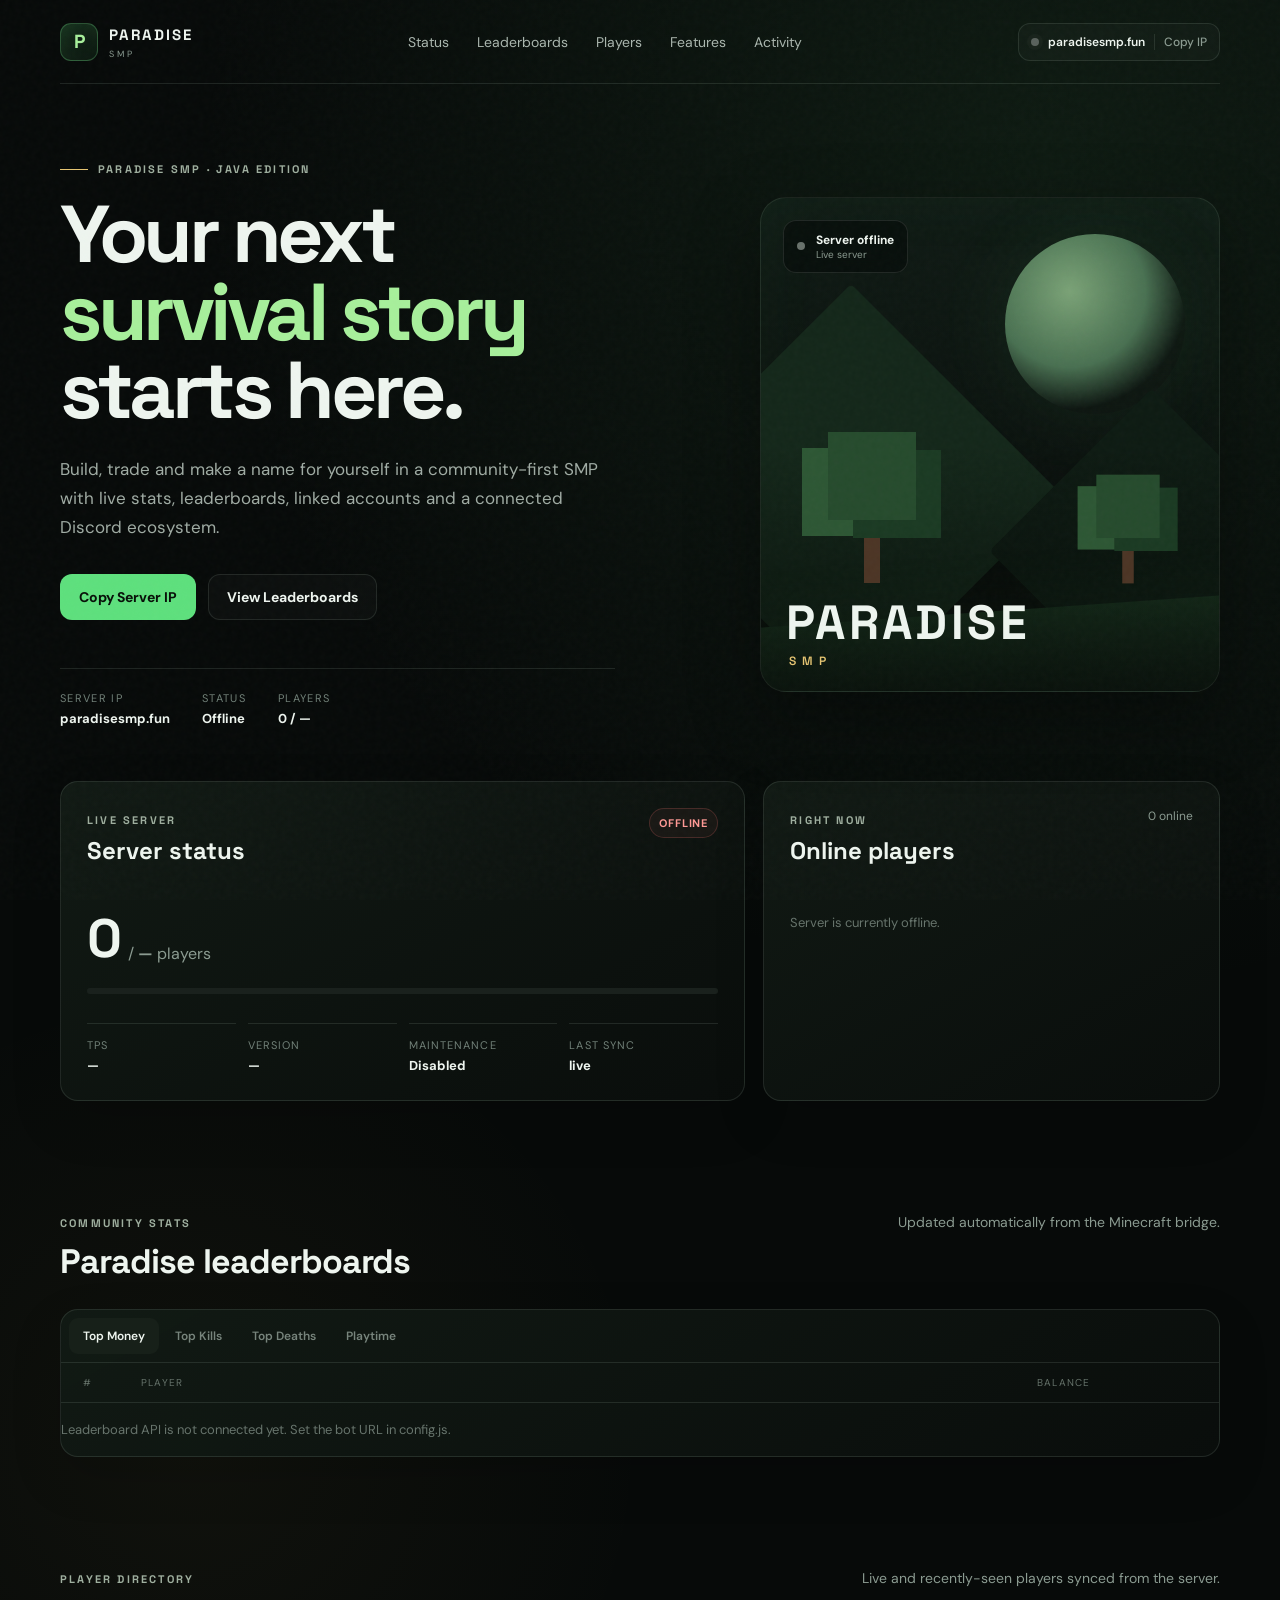
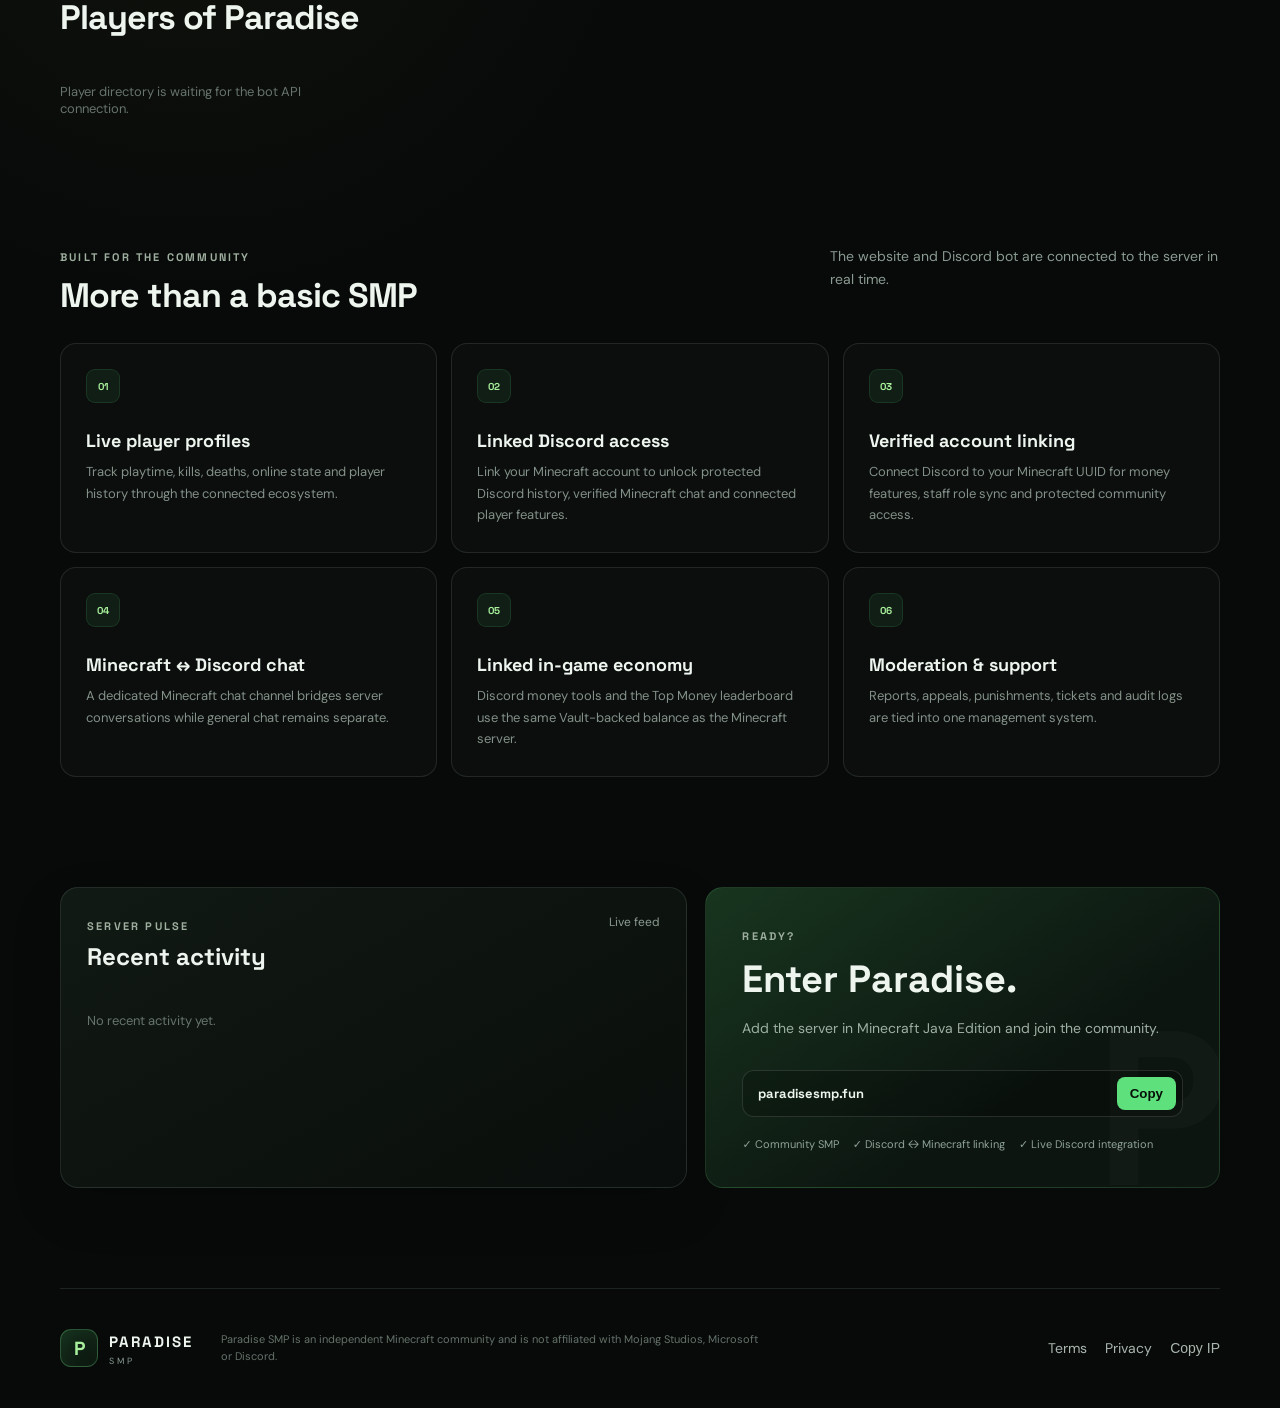
<file: index.html>
<!doctype html>
<html lang="en">
<head>
  <meta charset="utf-8" />
  <meta name="viewport" content="width=device-width, initial-scale=1" />
  <meta name="theme-color" content="#070b0a" />
  <meta name="description" content="Paradise SMP — a community Minecraft SMP at paradisesmp.fun. View live server status, online players, leaderboards and more." />
  <title>Paradise SMP — Official Website</title>
  <link rel="preconnect" href="https://fonts.googleapis.com">
  <link rel="preconnect" href="https://fonts.gstatic.com" crossorigin>
  <link href="https://fonts.googleapis.com/css2?family=DM+Sans:wght@400;500;600;700&family=Space+Grotesk:wght@500;600;700&display=swap" rel="stylesheet">
  <link rel="stylesheet" href="styles.css" />
</head>
<body>
  <div class="grain"></div>
  <header class="site-header">
    <a class="brand" href="#top" aria-label="Paradise SMP home">
      <span class="brand-mark">P</span>
      <span><strong>PARADISE</strong><small>SMP</small></span>
    </a>
    <nav class="nav" aria-label="Primary navigation">
      <a href="#status">Status</a>
      <a href="#leaderboards">Leaderboards</a>
      <a href="#players">Players</a>
      <a href="#features">Features</a>
      <a href="#activity">Activity</a>
    </nav>
    <button class="ip-chip" data-copy-ip>
      <span class="status-dot" data-header-dot></span>
      <span>paradisesmp.fun</span>
      <span class="copy-label">Copy IP</span>
    </button>
  </header>

  <main id="top">
    <section class="hero shell">
      <div class="hero-copy">
        <div class="eyebrow"><span></span> Paradise SMP · Java Edition</div>
        <h1>Your next <em>survival story</em> starts here.</h1>
        <p>Build, trade and make a name for yourself in a community-first SMP with live stats, leaderboards, linked accounts and a connected Discord ecosystem.</p>
        <div class="hero-actions">
          <button class="btn btn-primary" data-copy-ip>Copy Server IP</button>
          <a class="btn btn-ghost" href="#leaderboards">View Leaderboards</a>
        </div>
        <div class="hero-meta">
          <div><span class="meta-label">Server IP</span><strong>paradisesmp.fun</strong></div>
          <div><span class="meta-label">Status</span><strong data-status-text>Checking…</strong></div>
          <div><span class="meta-label">Players</span><strong data-player-count>— / —</strong></div>
        </div>
      </div>
      <div class="hero-card-wrap" aria-hidden="true">
        <div class="island-card">
          <div class="moon"></div>
          <div class="mountain m1"></div>
          <div class="mountain m2"></div>
          <div class="ground"></div>
          <div class="block-tree tree-a"><i></i><b></b></div>
          <div class="block-tree tree-b"><i></i><b></b></div>
          <div class="floating-badge"><span data-hero-status-dot></span><b data-hero-status>Connecting</b><small>Live server</small></div>
          <div class="island-title"><span>PARADISE</span><b>SMP</b></div>
        </div>
      </div>
    </section>

    <section id="status" class="shell live-grid">
      <article class="panel status-panel">
        <div class="panel-head">
          <div><span class="kicker">LIVE SERVER</span><h2>Server status</h2></div>
          <span class="pill" data-status-pill>Checking</span>
        </div>
        <div class="status-main">
          <div class="big-number"><strong data-online>—</strong><span>/ <b data-max>—</b> players</span></div>
          <div class="capacity"><div class="capacity-fill" data-capacity></div></div>
          <div class="status-stats">
            <div><span>TPS</span><strong data-tps>—</strong></div>
            <div><span>Version</span><strong data-version>—</strong></div>
            <div><span>Maintenance</span><strong data-maintenance>—</strong></div>
            <div><span>Last sync</span><strong data-last-sync>—</strong></div>
          </div>
        </div>
      </article>

      <article class="panel online-panel">
        <div class="panel-head">
          <div><span class="kicker">RIGHT NOW</span><h2>Online players</h2></div>
          <span class="muted" data-online-count-label>0 online</span>
        </div>
        <div class="online-list" data-online-list>
          <div class="empty-state">Waiting for live server data…</div>
        </div>
      </article>
    </section>

    <section id="leaderboards" class="shell section-space">
      <div class="section-heading">
        <div><span class="kicker">COMMUNITY STATS</span><h2>Paradise leaderboards</h2></div>
        <p>Updated automatically from the Minecraft bridge.</p>
      </div>
      <div class="leaderboard-wrap panel">
        <div class="tabs" role="tablist" aria-label="Leaderboard type">
          <button class="tab active" data-board="money">Top Money</button>
          <button class="tab" data-board="kills">Top Kills</button>
          <button class="tab" data-board="deaths">Top Deaths</button>
          <button class="tab" data-board="playtime">Playtime</button>
        </div>
        <div class="board-head"><span>#</span><span>Player</span><span data-value-heading>Balance</span></div>
        <div class="board-list" data-board-list>
          <div class="board-loading">Loading leaderboard…</div>
        </div>
      </div>
    </section>

    <section id="players" class="shell section-space">
      <div class="section-heading">
        <div><span class="kicker">PLAYER DIRECTORY</span><h2>Players of Paradise</h2></div>
        <p>Live and recently-seen players synced from the server.</p>
      </div>
      <div class="players-grid" data-players-grid><div class="empty-state">Loading players…</div></div>
    </section>

    <section id="features" class="shell section-space">
      <div class="section-heading">
        <div><span class="kicker">BUILT FOR THE COMMUNITY</span><h2>More than a basic SMP</h2></div>
        <p>The website and Discord bot are connected to the server in real time.</p>
      </div>
      <div class="feature-grid">
        <article class="feature-card"><span class="feature-icon">01</span><h3>Live player profiles</h3><p>Track playtime, kills, deaths, online state and player history through the connected ecosystem.</p></article>
        <article class="feature-card"><span class="feature-icon">02</span><h3>Linked Discord access</h3><p>Link your Minecraft account to unlock protected Discord history, verified Minecraft chat and connected player features.</p></article>
        <article class="feature-card"><span class="feature-icon">03</span><h3>Verified account linking</h3><p>Connect Discord to your Minecraft UUID for money features, staff role sync and protected community access.</p></article>
        <article class="feature-card"><span class="feature-icon">04</span><h3>Minecraft ↔ Discord chat</h3><p>A dedicated Minecraft chat channel bridges server conversations while general chat remains separate.</p></article>
        <article class="feature-card"><span class="feature-icon">05</span><h3>Linked in-game economy</h3><p>Discord money tools and the Top Money leaderboard use the same Vault-backed balance as the Minecraft server.</p></article>
        <article class="feature-card"><span class="feature-icon">06</span><h3>Moderation & support</h3><p>Reports, appeals, punishments, tickets and audit logs are tied into one management system.</p></article>
      </div>
    </section>

    <section id="activity" class="shell section-space activity-grid">
      <article class="panel activity-panel">
        <div class="panel-head">
          <div><span class="kicker">SERVER PULSE</span><h2>Recent activity</h2></div>
          <span class="muted">Live feed</span>
        </div>
        <div class="activity-list" data-activity-list>
          <div class="empty-state">No recent activity yet.</div>
        </div>
      </article>
      <article class="join-card">
        <span class="kicker">READY?</span>
        <h2>Enter Paradise.</h2>
        <p>Add the server in Minecraft Java Edition and join the community.</p>
        <div class="join-ip"><span>paradisesmp.fun</span><button data-copy-ip>Copy</button></div>
        <div class="join-notes"><span>✓ Community SMP</span><span>✓ Discord ↔ Minecraft linking</span><span>✓ Live Discord integration</span></div>
      </article>
    </section>
  </main>

  <footer class="footer shell">
    <div class="brand footer-brand"><span class="brand-mark">P</span><span><strong>PARADISE</strong><small>SMP</small></span></div>
    <p>Paradise SMP is an independent Minecraft community and is not affiliated with Mojang Studios, Microsoft or Discord.</p>
    <div class="footer-links"><a href="terms.html">Terms</a><a href="privacy.html">Privacy</a><button data-copy-ip>Copy IP</button></div>
  </footer>

  <div class="toast" data-toast>Server IP copied.</div>
  <script src="config.js"></script>
  <script src="app.js"></script>
</body>
</html>
</file>
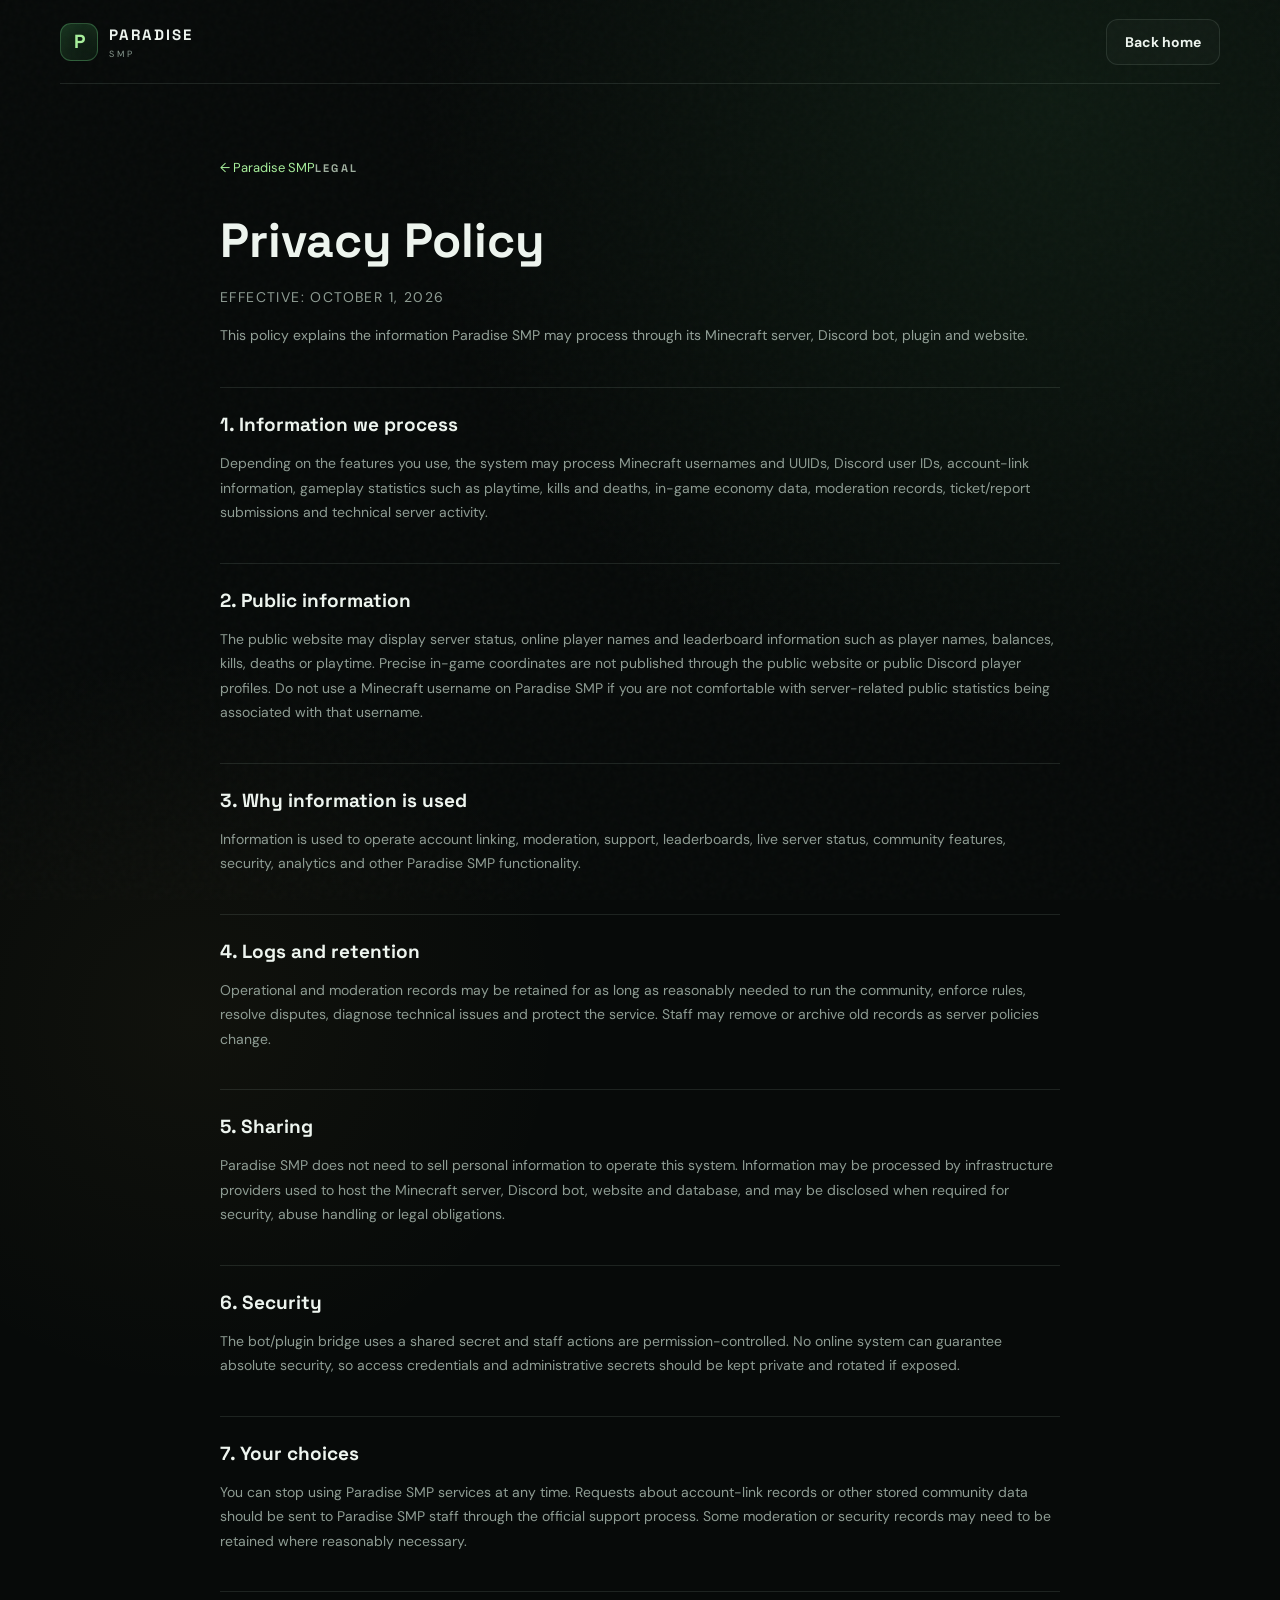
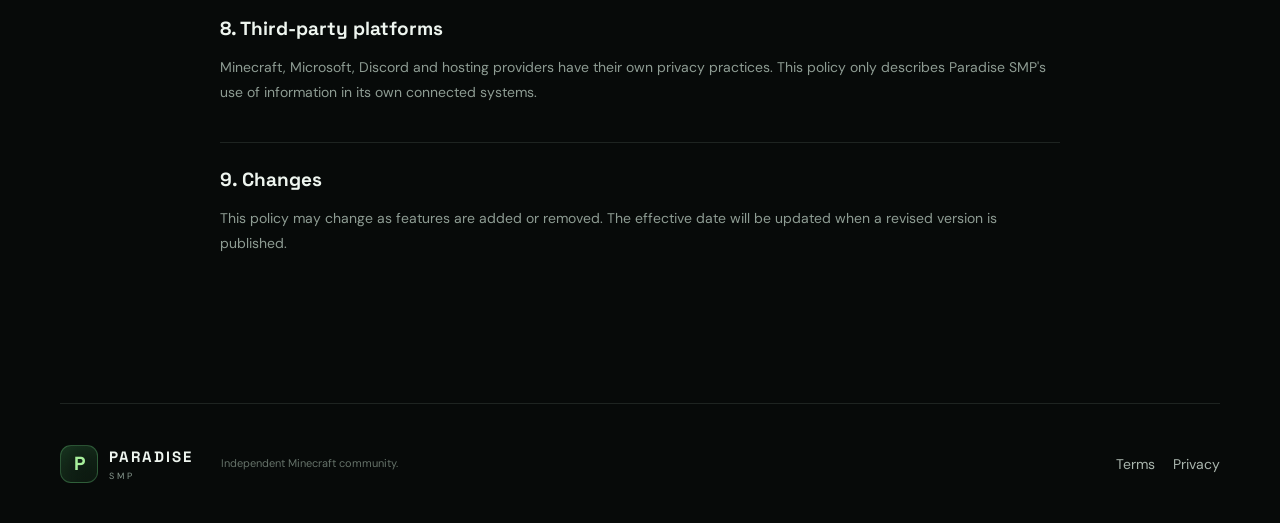
<file: privacy.html>
<!doctype html><html lang="en"><head><meta charset="utf-8"><meta name="viewport" content="width=device-width,initial-scale=1"><meta name="theme-color" content="#070b0a"><title>Privacy — Paradise SMP</title><link rel="preconnect" href="https://fonts.googleapis.com"><link rel="preconnect" href="https://fonts.gstatic.com" crossorigin><link href="https://fonts.googleapis.com/css2?family=DM+Sans:wght@400;500;600;700&family=Space+Grotesk:wght@500;600;700&display=swap" rel="stylesheet"><link rel="stylesheet" href="styles.css"></head><body><div class="grain"></div><header class="site-header"><a class="brand" href="index.html"><span class="brand-mark">P</span><span><strong>PARADISE</strong><small>SMP</small></span></a><a class="btn btn-ghost" href="index.html">Back home</a></header><main class="shell legal-page"><article class="legal-card"><a class="legal-back" href="index.html">← Paradise SMP</a><span class="kicker">LEGAL</span><h1>Privacy Policy</h1><p class="legal-date">Effective: October 1, 2026</p><p class="lead">This policy explains the information Paradise SMP may process through its Minecraft server, Discord bot, plugin and website.</p><section><h2>1. Information we process</h2><p>Depending on the features you use, the system may process Minecraft usernames and UUIDs, Discord user IDs, account-link information, gameplay statistics such as playtime, kills and deaths, in-game economy data, moderation records, ticket/report submissions and technical server activity.</p></section><section><h2>2. Public information</h2><p>The public website may display server status, online player names and leaderboard information such as player names, balances, kills, deaths or playtime. Precise in-game coordinates are not published through the public website or public Discord player profiles. Do not use a Minecraft username on Paradise SMP if you are not comfortable with server-related public statistics being associated with that username.</p></section><section><h2>3. Why information is used</h2><p>Information is used to operate account linking, moderation, support, leaderboards, live server status, community features, security, analytics and other Paradise SMP functionality.</p></section><section><h2>4. Logs and retention</h2><p>Operational and moderation records may be retained for as long as reasonably needed to run the community, enforce rules, resolve disputes, diagnose technical issues and protect the service. Staff may remove or archive old records as server policies change.</p></section><section><h2>5. Sharing</h2><p>Paradise SMP does not need to sell personal information to operate this system. Information may be processed by infrastructure providers used to host the Minecraft server, Discord bot, website and database, and may be disclosed when required for security, abuse handling or legal obligations.</p></section><section><h2>6. Security</h2><p>The bot/plugin bridge uses a shared secret and staff actions are permission-controlled. No online system can guarantee absolute security, so access credentials and administrative secrets should be kept private and rotated if exposed.</p></section><section><h2>7. Your choices</h2><p>You can stop using Paradise SMP services at any time. Requests about account-link records or other stored community data should be sent to Paradise SMP staff through the official support process. Some moderation or security records may need to be retained where reasonably necessary.</p></section><section><h2>8. Third-party platforms</h2><p>Minecraft, Microsoft, Discord and hosting providers have their own privacy practices. This policy only describes Paradise SMP's use of information in its own connected systems.</p></section><section><h2>9. Changes</h2><p>This policy may change as features are added or removed. The effective date will be updated when a revised version is published.</p></section></article></main><footer class="footer shell"><div class="brand footer-brand"><span class="brand-mark">P</span><span><strong>PARADISE</strong><small>SMP</small></span></div><p>Independent Minecraft community.</p><div class="footer-links"><a href="terms.html">Terms</a><a href="privacy.html">Privacy</a></div></footer></body></html>
</file>
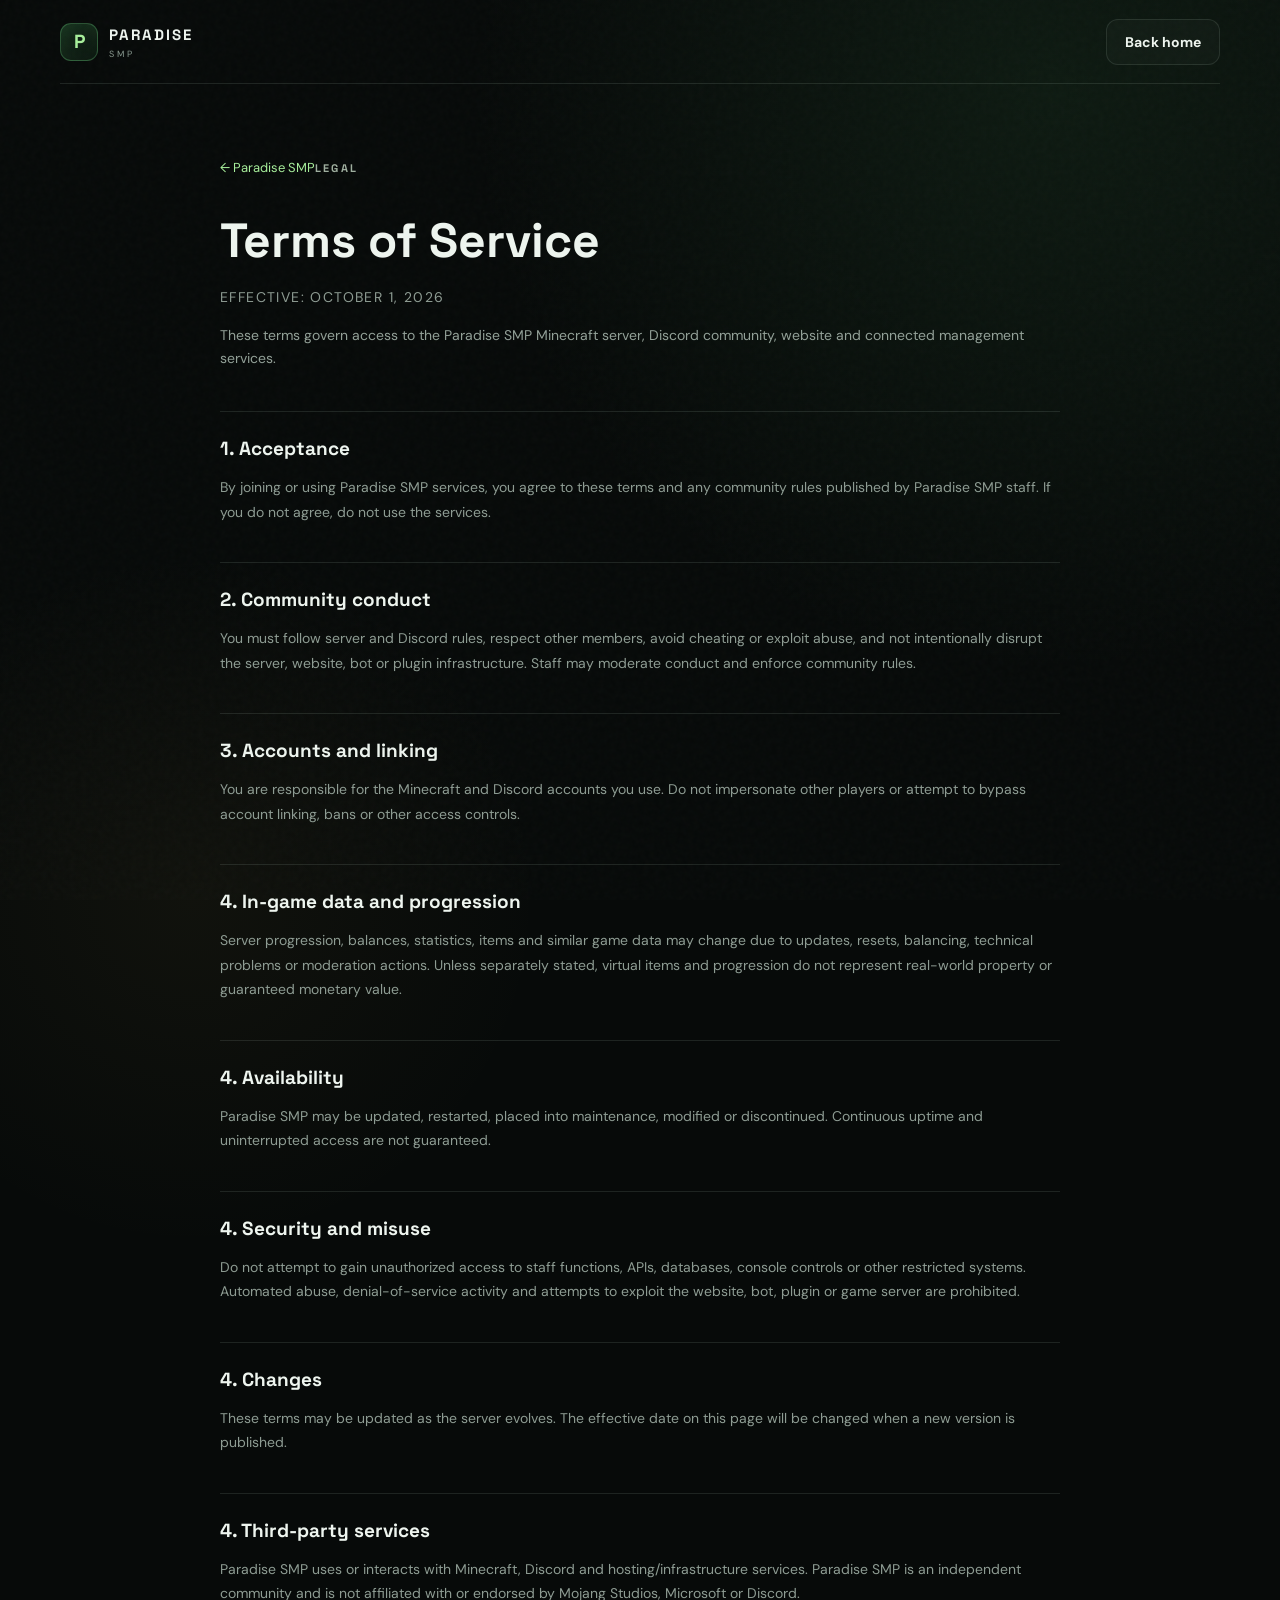
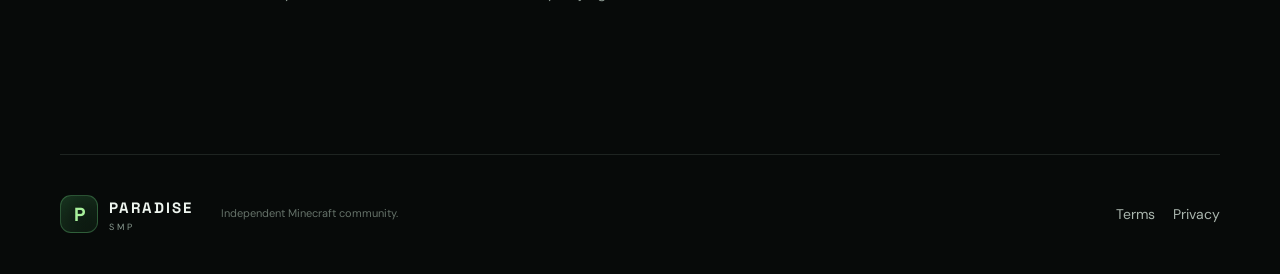
<file: terms.html>
<!doctype html><html lang="en"><head><meta charset="utf-8"><meta name="viewport" content="width=device-width,initial-scale=1"><meta name="theme-color" content="#070b0a"><title>Terms — Paradise SMP</title><link rel="preconnect" href="https://fonts.googleapis.com"><link rel="preconnect" href="https://fonts.gstatic.com" crossorigin><link href="https://fonts.googleapis.com/css2?family=DM+Sans:wght@400;500;600;700&family=Space+Grotesk:wght@500;600;700&display=swap" rel="stylesheet"><link rel="stylesheet" href="styles.css"></head><body><div class="grain"></div><header class="site-header"><a class="brand" href="index.html"><span class="brand-mark">P</span><span><strong>PARADISE</strong><small>SMP</small></span></a><a class="btn btn-ghost" href="index.html">Back home</a></header><main class="shell legal-page"><article class="legal-card"><a class="legal-back" href="index.html">← Paradise SMP</a><span class="kicker">LEGAL</span><h1>Terms of Service</h1><p class="legal-date">Effective: October 1, 2026</p><p class="lead">These terms govern access to the Paradise SMP Minecraft server, Discord community, website and connected management services.</p><section><h2>1. Acceptance</h2><p>By joining or using Paradise SMP services, you agree to these terms and any community rules published by Paradise SMP staff. If you do not agree, do not use the services.</p></section><section><h2>2. Community conduct</h2><p>You must follow server and Discord rules, respect other members, avoid cheating or exploit abuse, and not intentionally disrupt the server, website, bot or plugin infrastructure. Staff may moderate conduct and enforce community rules.</p></section><section><h2>3. Accounts and linking</h2><p>You are responsible for the Minecraft and Discord accounts you use. Do not impersonate other players or attempt to bypass account linking, bans or other access controls.</p></section><section><h2>4. In-game data and progression</h2><p>Server progression, balances, statistics, items and similar game data may change due to updates, resets, balancing, technical problems or moderation actions. Unless separately stated, virtual items and progression do not represent real-world property or guaranteed monetary value.</p></section><section><h2>4. Availability</h2><p>Paradise SMP may be updated, restarted, placed into maintenance, modified or discontinued. Continuous uptime and uninterrupted access are not guaranteed.</p></section><section><h2>4. Security and misuse</h2><p>Do not attempt to gain unauthorized access to staff functions, APIs, databases, console controls or other restricted systems. Automated abuse, denial-of-service activity and attempts to exploit the website, bot, plugin or game server are prohibited.</p></section><section><h2>4. Changes</h2><p>These terms may be updated as the server evolves. The effective date on this page will be changed when a new version is published.</p></section><section><h2>4. Third-party services</h2><p>Paradise SMP uses or interacts with Minecraft, Discord and hosting/infrastructure services. Paradise SMP is an independent community and is not affiliated with or endorsed by Mojang Studios, Microsoft or Discord.</p></section></article></main><footer class="footer shell"><div class="brand footer-brand"><span class="brand-mark">P</span><span><strong>PARADISE</strong><small>SMP</small></span></div><p>Independent Minecraft community.</p><div class="footer-links"><a href="terms.html">Terms</a><a href="privacy.html">Privacy</a></div></footer></body></html>
</file>
<file: styles.css>
:root{--bg:#070a09;--panel:#0d1210;--panel2:#111813;--line:rgba(219,244,226,.11);--text:#eef5ef;--muted:#8b9b91;--green:#5ee07d;--green2:#a7ef9b;--gold:#e6c572;--danger:#ff736e;--radius:18px;--shadow:0 24px 70px rgba(0,0,0,.35)}*{box-sizing:border-box}html{scroll-behavior:smooth}body{margin:0;background:radial-gradient(circle at 82% 5%,rgba(65,145,82,.12),transparent 28%),radial-gradient(circle at 15% 48%,rgba(198,168,84,.05),transparent 24%),var(--bg);color:var(--text);font-family:"DM Sans",system-ui,sans-serif;min-height:100vh}.grain{position:fixed;inset:0;pointer-events:none;opacity:.035;background-image:url("data:image/svg+xml,%3Csvg viewBox='0 0 180 180' xmlns='http://www.w3.org/2000/svg'%3E%3Cfilter id='n'%3E%3CfeTurbulence type='fractalNoise' baseFrequency='.9' numOctaves='3' stitchTiles='stitch'/%3E%3C/filter%3E%3Crect width='100%25' height='100%25' filter='url(%23n)' opacity='.7'/%3E%3C/svg%3E");z-index:100}.shell{width:min(1160px,calc(100% - 40px));margin-inline:auto}.site-header{width:min(1160px,calc(100% - 40px));height:84px;margin:auto;display:flex;align-items:center;justify-content:space-between;gap:28px;border-bottom:1px solid var(--line);position:relative;z-index:10}.brand{display:flex;align-items:center;gap:11px;text-decoration:none;color:var(--text);min-width:max-content}.brand-mark{width:38px;height:38px;border:1px solid rgba(121,235,143,.28);background:linear-gradient(145deg,rgba(94,224,125,.17),rgba(94,224,125,.03));display:grid;place-items:center;border-radius:11px;color:var(--green2);font:700 19px "Space Grotesk";box-shadow:inset 0 0 20px rgba(94,224,125,.06)}.brand>span:last-child{display:grid;line-height:.9}.brand strong{font:700 15px "Space Grotesk";letter-spacing:.13em}.brand small{font-size:9px;color:var(--muted);letter-spacing:.36em;margin-top:6px}.nav{display:flex;gap:28px}.nav a,.footer a,.footer button{color:#aab6ae;text-decoration:none;font-size:14px;transition:.2s}.nav a:hover,.footer a:hover,.footer button:hover{color:var(--text)}.ip-chip{appearance:none;border:1px solid var(--line);background:rgba(255,255,255,.025);color:var(--text);border-radius:12px;padding:10px 12px;display:flex;align-items:center;gap:9px;cursor:pointer;font:600 12px "DM Sans"}.copy-label{color:var(--muted);font-weight:500;border-left:1px solid var(--line);padding-left:9px}.status-dot{width:8px;height:8px;border-radius:99px;background:#5a625d;box-shadow:0 0 0 4px rgba(255,255,255,.025)}.status-dot.online,[data-hero-status-dot].online{background:var(--green);box-shadow:0 0 14px rgba(94,224,125,.62)}.hero{min-height:650px;display:grid;grid-template-columns:1.02fr .98fr;align-items:center;gap:72px;padding-block:78px 54px}.eyebrow,.kicker{font:700 11px "Space Grotesk";letter-spacing:.2em;color:#9faf9f;text-transform:uppercase}.eyebrow{display:flex;align-items:center;gap:10px}.eyebrow span{width:28px;height:1px;background:var(--gold)}h1,h2,h3{font-family:"Space Grotesk",sans-serif;margin:0}.hero h1{font-size:clamp(52px,6.3vw,86px);line-height:.97;letter-spacing:-.055em;max-width:720px;margin:20px 0 24px}.hero h1 em{font-style:normal;color:var(--green2)}.hero-copy>p{color:#a0aca4;font-size:17px;line-height:1.72;max-width:620px;margin:0}.hero-actions{display:flex;gap:12px;margin-top:32px}.btn{border:1px solid var(--line);border-radius:12px;padding:13px 18px;font:700 14px "DM Sans";text-decoration:none;cursor:pointer;transition:transform .22s,border-color .22s,background .22s;color:var(--text)}.btn:hover{transform:translateY(-2px)}.btn-primary{background:var(--green);color:#071008;border-color:transparent}.btn-primary:hover{background:#73e98e}.btn-ghost{background:rgba(255,255,255,.025)}.hero-meta{display:flex;gap:32px;margin-top:48px;padding-top:22px;border-top:1px solid var(--line)}.hero-meta>div{display:grid;gap:5px}.meta-label{font-size:11px;color:#718078;text-transform:uppercase;letter-spacing:.12em}.hero-meta strong{font-size:13px}.hero-card-wrap{display:flex;justify-content:flex-end}.island-card{width:min(460px,100%);aspect-ratio:.93;position:relative;overflow:hidden;border-radius:26px;border:1px solid rgba(143,180,150,.15);background:linear-gradient(180deg,#101b15 0%,#0a100d 63%,#070908 100%);box-shadow:var(--shadow),inset 0 0 80px rgba(80,187,101,.035)}.island-card:after{content:"";position:absolute;inset:0;background:linear-gradient(180deg,transparent 50%,rgba(5,8,6,.7));pointer-events:none}.moon{position:absolute;width:180px;height:180px;border-radius:50%;background:radial-gradient(circle at 36% 32%,#bdf7b4,#6ea879 45%,rgba(75,112,81,.05) 70%);right:34px;top:36px;opacity:.62;box-shadow:0 0 80px rgba(99,200,116,.15)}.mountain{position:absolute;background:#14271a;transform:rotate(45deg);border-radius:5px}.m1{width:300px;height:300px;left:-60px;bottom:45px}.m2{width:230px;height:230px;right:-48px;bottom:25px;background:#0e1b13}.ground{position:absolute;width:540px;height:155px;background:linear-gradient(#1c3b23,#101c14);bottom:-75px;left:-30px;transform:rotate(-4deg);box-shadow:0 -10px 60px rgba(77,180,93,.08)}.block-tree{position:absolute;bottom:108px;z-index:2}.block-tree i{display:block;width:16px;height:90px;background:#4c3525;margin:auto}.block-tree b{display:block;width:88px;height:88px;background:#264b2d;position:absolute;bottom:63px;left:50%;transform:translateX(-50%);box-shadow:25px 18px 0 #1b3a23,-26px 16px 0 #2d5734}.tree-a{left:103px}.tree-b{right:83px;transform:scale(.72);bottom:95px}.floating-badge{position:absolute;z-index:4;top:22px;left:22px;border:1px solid rgba(255,255,255,.1);background:rgba(8,13,10,.72);backdrop-filter:blur(12px);border-radius:13px;padding:11px 13px;display:grid;grid-template-columns:10px auto;column-gap:9px;align-items:center}.floating-badge>span{width:8px;height:8px;border-radius:50%;background:#68716b;grid-row:1/3}.floating-badge b{font-size:12px}.floating-badge small{color:var(--muted);font-size:10px}.island-title{position:absolute;z-index:4;left:25px;bottom:22px;display:grid}.island-title span{font:700 clamp(28px,4vw,48px) "Space Grotesk";letter-spacing:.07em}.island-title b{font:600 12px "Space Grotesk";letter-spacing:.5em;color:var(--gold);margin-left:3px}.panel{background:linear-gradient(150deg,rgba(18,27,21,.94),rgba(10,14,12,.96));border:1px solid var(--line);border-radius:var(--radius);box-shadow:0 20px 50px rgba(0,0,0,.15)}.live-grid{display:grid;grid-template-columns:1.2fr .8fr;gap:18px}.status-panel,.online-panel,.activity-panel{padding:26px}.panel-head,.section-heading{display:flex;align-items:flex-start;justify-content:space-between;gap:24px}.panel-head h2{font-size:24px;margin-top:6px}.pill{font-size:11px;font-weight:700;text-transform:uppercase;letter-spacing:.08em;padding:7px 9px;border:1px solid var(--line);border-radius:99px;color:var(--muted)}.pill.online{color:#9df0ac;border-color:rgba(94,224,125,.22);background:rgba(94,224,125,.06)}.pill.offline{color:#ff9995;border-color:rgba(255,115,110,.2);background:rgba(255,115,110,.05)}.status-main{margin-top:38px}.big-number{display:flex;align-items:end;gap:9px}.big-number strong{font:700 54px "Space Grotesk";letter-spacing:-.05em}.big-number span{color:var(--muted);padding-bottom:9px}.capacity{height:6px;background:#1a211d;border-radius:10px;overflow:hidden;margin:15px 0 29px}.capacity-fill{height:100%;width:0;background:linear-gradient(90deg,var(--green),var(--green2));transition:width .5s ease}.status-stats{display:grid;grid-template-columns:repeat(4,1fr);gap:12px}.status-stats div{border-top:1px solid var(--line);padding-top:14px;display:grid;gap:5px}.status-stats span{font-size:11px;color:#718078;text-transform:uppercase;letter-spacing:.1em}.status-stats strong{font-size:13px;white-space:nowrap;overflow:hidden;text-overflow:ellipsis}.muted{color:var(--muted);font-size:12px}.online-list{display:flex;flex-wrap:wrap;gap:9px;margin-top:30px;align-content:flex-start}.player-chip{display:flex;align-items:center;gap:8px;padding:9px 11px;background:rgba(255,255,255,.025);border:1px solid var(--line);border-radius:10px;font-size:12px}.player-face{width:25px;height:25px;border-radius:7px;display:grid;place-items:center;background:linear-gradient(145deg,#315239,#1d3022);color:#c7f5cf;font:700 10px "Space Grotesk"}.empty-state,.board-loading{color:#67746c;font-size:13px;padding:18px 0}.section-space{padding-top:110px}.section-heading{margin-bottom:26px}.section-heading h2{font-size:34px;margin-top:8px;letter-spacing:-.03em}.section-heading p{color:var(--muted);font-size:14px;max-width:390px;line-height:1.6;margin:0}.leaderboard-wrap{overflow:hidden}.tabs{display:flex;gap:2px;padding:8px;border-bottom:1px solid var(--line);overflow:auto}.tab{appearance:none;border:0;background:transparent;color:#77847c;padding:10px 14px;border-radius:9px;font:600 12px "DM Sans";cursor:pointer;white-space:nowrap}.tab.active{background:#172019;color:var(--text)}.board-head,.board-row{display:grid;grid-template-columns:58px 1fr 160px;align-items:center}.board-head{padding:13px 22px;color:#65726a;text-transform:uppercase;letter-spacing:.12em;font-size:10px;border-bottom:1px solid var(--line)}.board-row{padding:14px 22px;border-bottom:1px solid rgba(255,255,255,.045);transition:background .18s}.board-row:last-child{border-bottom:0}.board-row:hover{background:rgba(255,255,255,.02)}.rank{font:600 13px "Space Grotesk";color:#728078}.rank.top{color:var(--gold)}.board-player{display:flex;align-items:center;gap:12px;font-weight:600;font-size:13px}.board-value{text-align:right;font:700 13px "Space Grotesk"}.players-grid{display:grid;grid-template-columns:repeat(4,1fr);gap:12px}.player-card{padding:18px;border:1px solid var(--line);border-radius:15px;background:rgba(255,255,255,.018);display:grid;gap:15px;transition:transform .22s,border-color .22s}.player-card:hover{transform:translateY(-3px);border-color:rgba(121,235,143,.18)}.player-card-top{display:flex;align-items:center;justify-content:space-between;gap:10px}.player-id{display:flex;align-items:center;gap:10px;min-width:0}.player-id .player-face{width:34px;height:34px}.player-id b{font:700 13px "Space Grotesk";white-space:nowrap;overflow:hidden;text-overflow:ellipsis}.online-badge{width:8px;height:8px;border-radius:50%;background:#555f59}.online-badge.on{background:var(--green);box-shadow:0 0 12px rgba(94,224,125,.5)}.player-mini-stats{display:grid;grid-template-columns:repeat(3,1fr);gap:6px}.player-mini-stats div{display:grid;gap:3px;padding-top:10px;border-top:1px solid var(--line)}.player-mini-stats span{font-size:9px;color:#68756d;text-transform:uppercase;letter-spacing:.08em}.player-mini-stats strong{font-size:11px}.player-last{font-size:10px;color:#667269}
.feature-grid{display:grid;grid-template-columns:repeat(3,1fr);gap:14px}.feature-card{padding:25px;border:1px solid var(--line);border-radius:16px;background:rgba(255,255,255,.018);min-height:210px;transition:transform .24s,border-color .24s}.feature-card:hover{transform:translateY(-4px);border-color:rgba(121,235,143,.2)}.feature-icon{display:grid;place-items:center;width:34px;height:34px;border-radius:9px;background:rgba(94,224,125,.08);border:1px solid rgba(94,224,125,.12);font:700 10px "Space Grotesk";color:var(--green2)}.feature-card h3{font-size:18px;margin:26px 0 9px}.feature-card p{color:#839188;line-height:1.65;font-size:13px;margin:0}.activity-grid{display:grid;grid-template-columns:1fr .82fr;gap:18px;padding-bottom:100px}.activity-list{display:grid;margin-top:22px}.activity-item{display:grid;grid-template-columns:34px 1fr auto;gap:12px;align-items:center;padding:12px 0;border-bottom:1px solid rgba(255,255,255,.045)}.activity-item:last-child{border-bottom:0}.activity-icon{width:30px;height:30px;border-radius:9px;display:grid;place-items:center;background:#151e18;font-size:12px}.activity-text{font-size:12px}.activity-text b{font-weight:700}.activity-time{font-size:10px;color:#637168}.join-card{border-radius:var(--radius);padding:36px;background:linear-gradient(145deg,#18351f,#0c1510 65%);border:1px solid rgba(120,220,137,.15);position:relative;overflow:hidden}.join-card:after{content:"P";position:absolute;right:-9px;bottom:-62px;font:700 220px "Space Grotesk";color:rgba(255,255,255,.025);pointer-events:none}.join-card h2{font-size:38px;margin:10px 0 12px}.join-card>p{color:#9eafa3;line-height:1.6;font-size:14px;max-width:420px}.join-ip{display:flex;justify-content:space-between;align-items:center;margin-top:30px;border:1px solid rgba(255,255,255,.12);background:rgba(0,0,0,.2);border-radius:12px;padding:6px 6px 6px 15px;position:relative;z-index:2}.join-ip span{font:700 13px "Space Grotesk"}.join-ip button{appearance:none;border:0;background:var(--green);color:#071008;border-radius:8px;padding:9px 13px;font-weight:800;cursor:pointer}.join-notes{display:flex;flex-wrap:wrap;gap:8px 14px;margin-top:20px;color:#8fa298;font-size:11px;position:relative;z-index:2}.footer{border-top:1px solid var(--line);min-height:120px;display:grid;grid-template-columns:auto 1fr auto;align-items:center;gap:28px}.footer p{color:#657269;font-size:11px;max-width:540px;line-height:1.6}.footer-links{display:flex;gap:18px;align-items:center}.footer button{background:none;border:0;cursor:pointer;padding:0}.toast{position:fixed;left:50%;bottom:25px;transform:translate(-50%,20px);opacity:0;pointer-events:none;background:#e9f7ec;color:#102014;padding:10px 14px;border-radius:10px;font-size:12px;font-weight:700;z-index:200;transition:.25s}.toast.show{opacity:1;transform:translate(-50%,0)}.legal-page{padding:72px 0 110px}.legal-card{max-width:840px;margin:auto}.legal-card h1{font-size:48px;margin:14px 0 12px}.legal-card>.lead{color:#93a198;line-height:1.7;margin-bottom:40px}.legal-card section{padding:24px 0;border-top:1px solid var(--line)}.legal-card h2{font-size:19px;margin-bottom:10px}.legal-card p,.legal-card li{color:#8e9c93;font-size:14px;line-height:1.75}.legal-card ul{padding-left:20px}.legal-back{display:inline-flex;color:var(--green2);text-decoration:none;font-size:13px;margin-bottom:20px}.legal-date{font-size:11px;color:#657269;text-transform:uppercase;letter-spacing:.1em}
@media(max-width:900px){.nav{display:none}.players-grid{grid-template-columns:repeat(2,1fr)}.hero{grid-template-columns:1fr;padding-top:60px}.hero-card-wrap{justify-content:flex-start}.island-card{max-width:540px}.live-grid,.activity-grid{grid-template-columns:1fr}.feature-grid{grid-template-columns:repeat(2,1fr)}.footer{grid-template-columns:1fr;padding:28px 0}.footer p{margin:0}.hero-meta{flex-wrap:wrap}.status-stats{grid-template-columns:repeat(2,1fr)}}
@media(max-width:600px){.players-grid{grid-template-columns:1fr}.shell,.site-header{width:min(100% - 24px,1160px)}.site-header{height:72px}.ip-chip .copy-label{display:none}.hero{padding-top:48px;gap:42px}.hero h1{font-size:48px}.hero-actions{flex-direction:column;align-items:stretch}.btn{text-align:center}.hero-meta{gap:20px}.island-card{border-radius:18px}.live-grid{gap:12px}.status-panel,.online-panel,.activity-panel{padding:20px}.status-stats{grid-template-columns:1fr 1fr}.section-space{padding-top:78px}.section-heading{display:block}.section-heading p{margin-top:10px}.section-heading h2{font-size:29px}.feature-grid{grid-template-columns:1fr}.feature-card{min-height:0}.board-head,.board-row{grid-template-columns:40px 1fr 105px;padding-left:14px;padding-right:14px}.join-card{padding:27px}.footer-links{flex-wrap:wrap}.legal-card h1{font-size:38px}}
</file>
